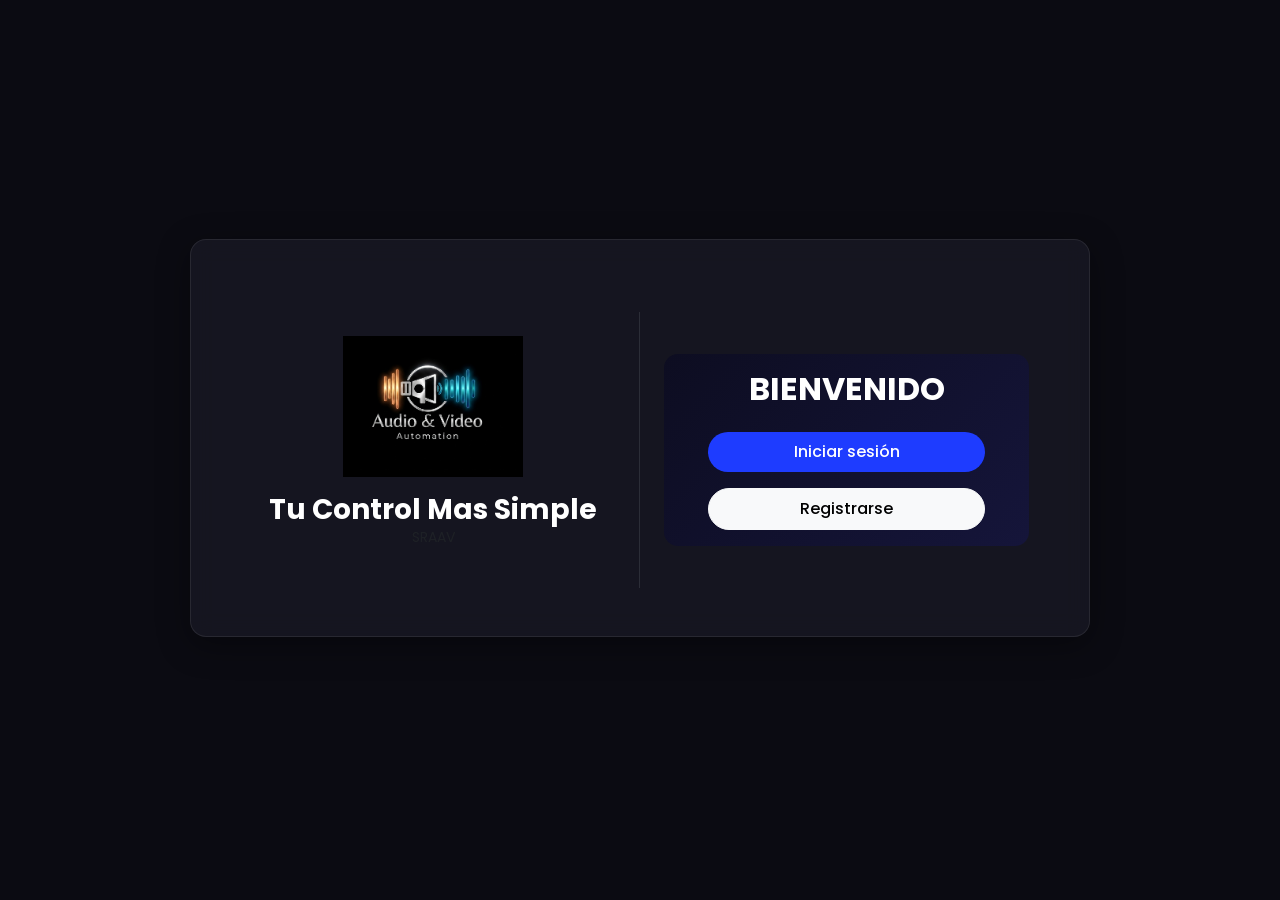
<file: index.html>
<!DOCTYPE html>
<html lang="es">
<head>
    <meta charset="UTF-8">
    <meta name="viewport" content="width=device-width, initial-scale=1.0">
    <title>SRAAV - Bienvenido</title>
    <link href="https://cdn.jsdelivr.net/npm/bootstrap@5.3.0/dist/css/bootstrap.min.css" rel="stylesheet">
    <link rel="stylesheet" href="https://cdnjs.cloudflare.com/ajax/libs/font-awesome/6.4.0/css/all.min.css">
    <link rel="stylesheet" href="css/style.css">
</head>
<body class="d-flex align-items-center justify-content-center">
<div class="container text-center animate-fade" style="max-width: 900px;">
    <div class="row glass-card p-5 align-items-center g-4">
        <div class="col-md-6 border-end border-secondary border-opacity-25 pe-md-4">
            <div class="py-4">
                <img src="assets/img/logo automatizacion.png" alt="SRAAV Logo" class="img-fluid mb-3"
                    style="max-width: 180px; height: auto;">
                <h3 class="fw-bold tracking-wide mb-0">Tu Control Mas Simple</h3>
                <p class="text-muted small">SRAAV</p>
            </div>
            </div>
            <div class="col-md-6 ps-md-4">
                <div class="p-3" style="background: linear-gradient(135deg, #0d0d21 0%, #15153a 100%); border-radius: 14px;">
                    <h2 class="fw-bold mb-4">BIENVENIDO</h2>
                    <div class="d-grid gap-3 col-10 mx-auto">
                        <a href="login.html" class="btn btn-blue py-2">Iniciar sesión</a>
                        <button class="btn btn-light rounded-pill py-2 fw-medium">Registrarse</button>
                    </div>
                </div>
            </div>
        </div>
    </div>

    <script src="js/app.js"></script>
</body>
</html>
</file>
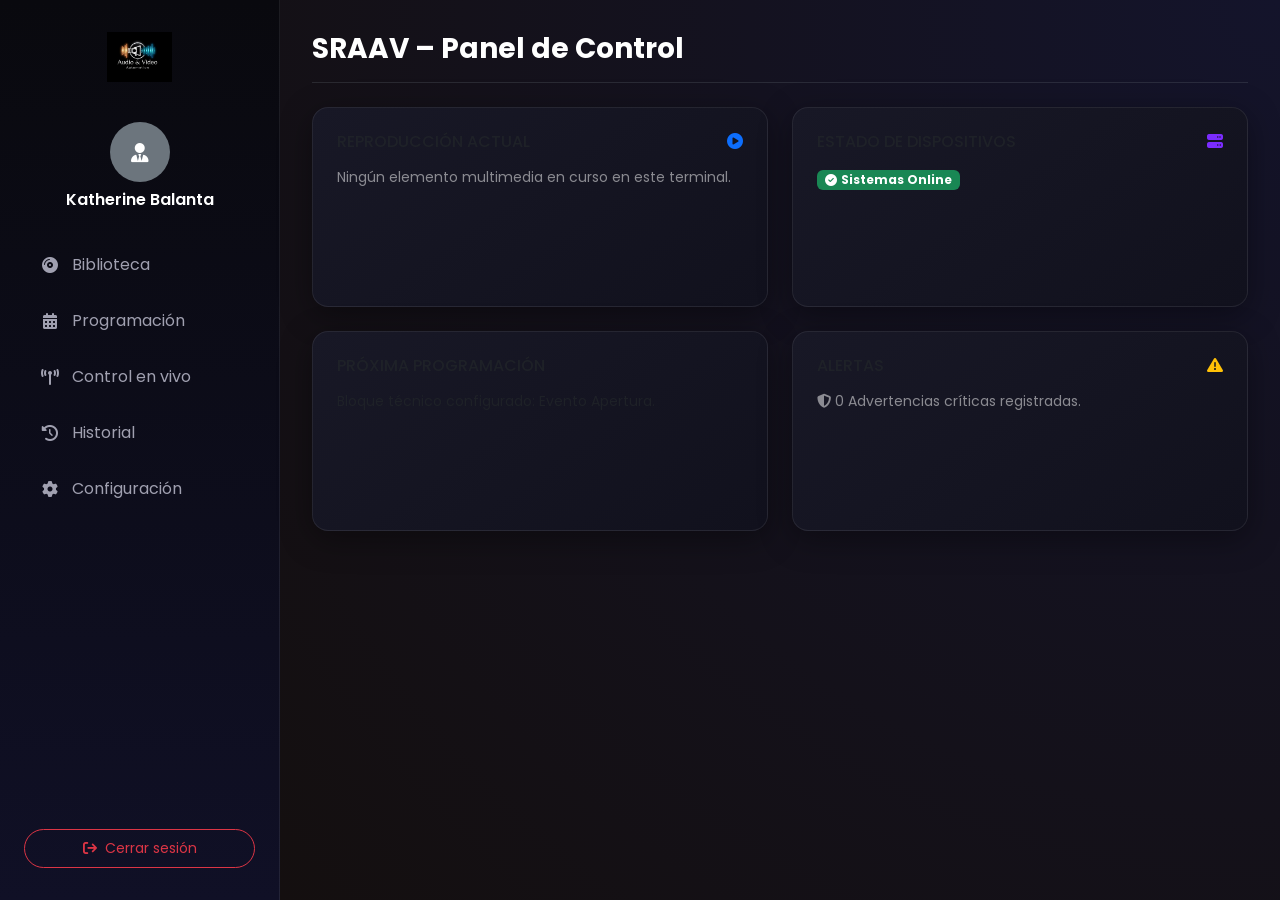
<file: dashboard.html>
<!DOCTYPE html>
<html lang="es">
<head>
    <meta charset="UTF-8">
    <meta name="viewport" content="width=device-width, initial-scale=1.0">
    <title>SRAAV - Dashboard</title>
    <link href="https://cdn.jsdelivr.net/npm/bootstrap@5.3.0/dist/css/bootstrap.min.css" rel="stylesheet">
    <link rel="stylesheet" href="https://cdnjs.cloudflare.com/ajax/libs/font-awesome/6.4.0/css/all.min.css">
    <link rel="stylesheet" href="css/style.css">
</head>
<body>

    <div class="app-container">
        <aside class="sidebar">
            <div>
                <div class="text-center mb-4">
                    <img src="assets/img/logo automatizacion.png" alt="SRAAV" class="img-fluid px-3 mb-3"
                        style="max-height: 50px; object-fit: contain;">
                </div>
        
                <div class="text-center mb-4">
                    <div class="bg-secondary rounded-circle mx-auto mb-2 d-flex align-items-center justify-content-center"
                        style="width: 60px; height: 60px;">
                        <i class="fa-solid fa-user-tie fa-lg text-white"></i>
                    </div>
                    <h6 class="mb-0 fw-semibold text-white">Katherine Balanta</h6>
                </div>
                
                <ul class="nav-menu">
                    <li class="nav-item"><a href="biblioteca.html"><i class="fa-solid fa-compact-disc"></i>Biblioteca</a></li>
                    <li class="nav-item"><a href="programacion.html"><i class="fa-solid fa-calendar-days"></i>Programación</a></li>
                    <li class="nav-item"><a href="control.html"><i class="fa-solid fa-tower-broadcast"></i>Control en vivo</a></li>
                    <li class="nav-item"><a href="perfil.html"><i class="fa-solid fa-clock-rotate-left"></i>Historial</a></li>
                    <li class="nav-item"><a href="#"><i class="fa-solid fa-gear"></i>Configuración</a></li>
                </ul>
            </div>
            <div>
                <a href="index.html" class="btn btn-outline-danger w-100 rounded-pill py-2 btn-sm"><i class="fa-solid fa-arrow-right-from-bracket me-2"></i>Cerrar sesión</a>
            </div>
        </aside>

        <main class="main-content animate-fade">
            <header class="mb-4">
                <h3 class="fw-bold tracking-wide">SRAAV – Panel de Control</h3>
                <hr class="border-secondary opacity-25">
            </header>

            <div class="row g-4">
                <div class="col-md-6">
                    <div class="glass-card p-4" style="min-height: 200px; background: linear-gradient(145deg, #181826 0%, #11111d 100%);">
                        <div class="d-flex justify-content-between align-items-center mb-3">
                            <h6 class="text-muted fw-medium text-uppercase mb-0">Reproducción Actual</h6>
                            <i class="fa-solid fa-circle-play text-primary"></i>
                        </div>
                        <p class="text-white-50 small">Ningún elemento multimedia en curso en este terminal.</p>
                    </div>
                </div>
                
                <div class="col-md-6">
                    <div class="glass-card p-4" style="min-height: 200px; background: linear-gradient(145deg, #181826 0%, #11111d 100%);">
                        <div class="d-flex justify-content-between align-items-center mb-3">
                            <h6 class="text-muted fw-medium text-uppercase mb-0">Estado de Dispositivos</h6>
                            <i class="fa-solid fa-server text-purple" style="color:var(--primary-purple)"></i>
                        </div>
                        <span class="badge bg-success px-2 py-1"><i class="fa-solid fa-check-circle me-1"></i>Sistemas Online</span>
                    </div>
                </div>

                <div class="col-md-6">
                    <div class="glass-card p-4" style="min-height: 200px; background: linear-gradient(145deg, #181826 0%, #11111d 100%);">
                        <div class="d-flex justify-content-between align-items-center mb-3">
                            <h6 class="text-muted fw-medium text-uppercase mb-0">Próxima Programación</h6>
                            <i class="fa-solid fa-forward-list text-info"></i>
                        </div>
                        <p class="text-muted small">Bloque técnico configurado: Evento Apertura.</p>
                    </div>
                </div>

                <div class="col-md-6">
                    <div class="glass-card p-4" style="min-height: 200px; background: linear-gradient(145deg, #181826 0%, #11111d 100%);">
                        <div class="d-flex justify-content-between align-items-center mb-3">
                            <h6 class="text-muted fw-medium text-uppercase mb-0">Alertas</h6>
                            <i class="fa-solid fa-triangle-exclamation text-warning"></i>
                        </div>
                        <p class="text-white-50 small text-success"><i class="fa-solid fa-shield-halved me-1"></i>0 Advertencias críticas registradas.</p>
                    </div>
                </div>
            </div>
        </main>
    </div>

</body>
</html>
</file>
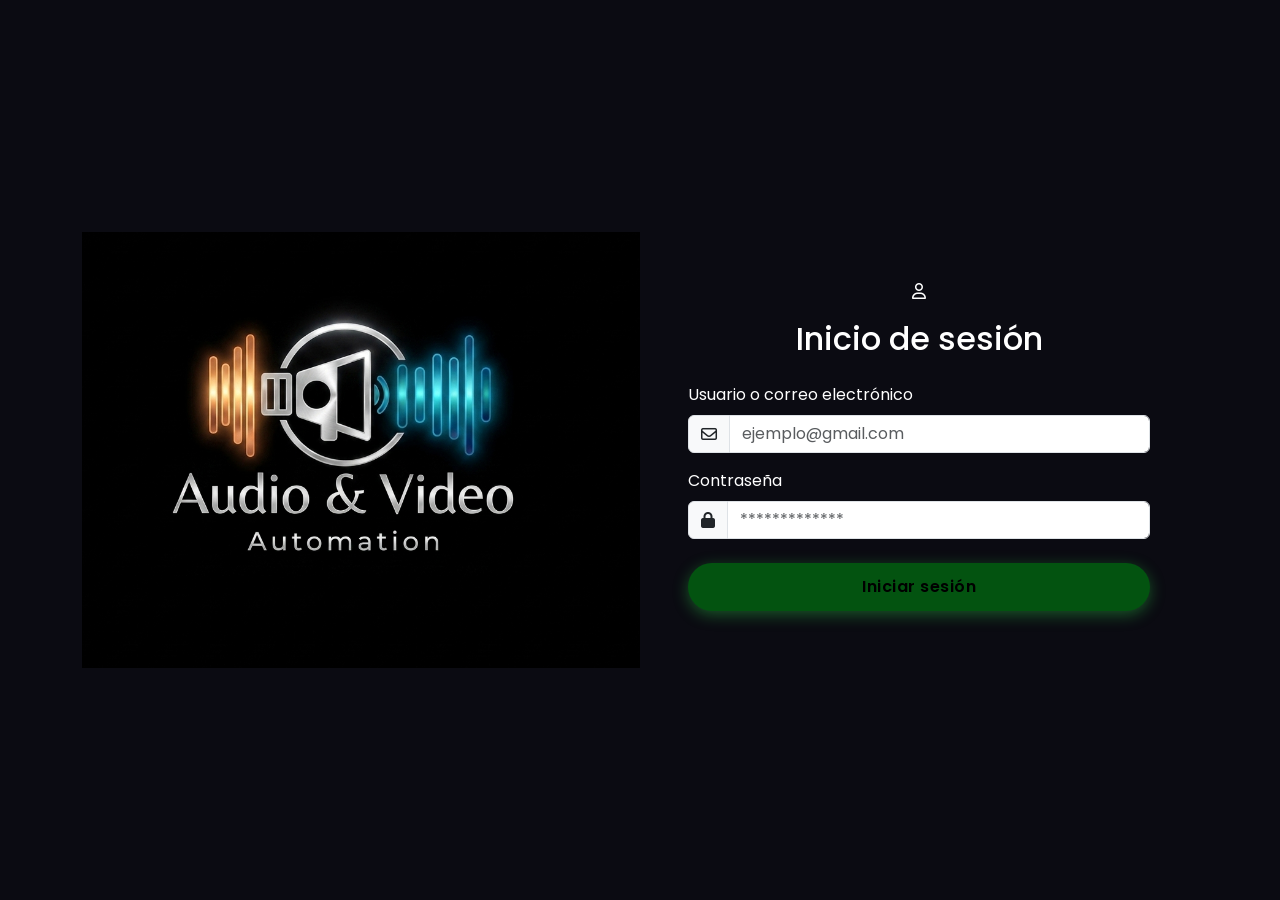
<file: login.html>
<!DOCTYPE html>
<html lang="es">
<head>
    <meta charset="UTF-8">
    <meta name="viewport" content="width=device-width, initial-scale=1.0">
    <title>SRAAV - Login Profesional</title>
    <link href="https://cdn.jsdelivr.net/npm/bootstrap@5.3.0/dist/css/bootstrap.min.css" rel="stylesheet">
    <link href="https://fonts.googleapis.com/css2?family=Poppins:wght@300;400;600&display=swap" rel="stylesheet">
    <link rel="stylesheet" href="https://cdnjs.cloudflare.com/ajax/libs/font-awesome/6.4.0/css/all.min.css">
    <link rel="stylesheet" href="css/style.css">
</head>
<body class="login-page">

    <div class="container d-flex justify-content-center align-items-center vh-100">
        <div class="login-card-container animate-fade">
            <div class="row g-0">
                <div class="col-md-6 d-flex align-items-center justify-content-center bg-black-side">
                    <div class="logo-wrapper">
                        <img src="assets/img/logo automatizacion.png" alt="SRAAV Logo" class="img-fluid main-logo">
                    </div>
                </div>

                <div class="col-md-6 bg-blue-side p-5 text-center">
                    <div class="user-icon-container mb-3">
                        <div class="user-icon-circle">
                            <i class="fa-regular fa-user"></i>
                        </div>
                    </div>
                    
                    <h2 class="login-title mb-4">Inicio de sesión</h2>
                    
                    <form action="dashboard.html">
                        <div class="mb-3 text-start">
                            <label class="form-label label-login">Usuario o correo electrónico</label>
                            <div class="input-group">
                                <span class="input-group-text"><i class="fa-regular fa-envelope"></i></span>
                                <input type="text" class="form-control input-login" placeholder="ejemplo@gmail.com">
                            </div>
                        </div>

                        <div class="mb-4 text-start">
                            <label class="form-label label-login">Contraseña</label>
                            <div class="input-group">
                                <span class="input-group-text"><i class="fa-solid fa-lock"></i></span>
                                <input type="password" class="form-control input-login" placeholder="*************">
                            </div>
                        </div>

                        <div class="d-grid mt-4">
                            <button type="submit" class="btn btn-login-green">Iniciar sesión</button>
                        </div>
                    </form>
                </div>
            </div>
        </div>
    </div>

</body>
</html>
</file>
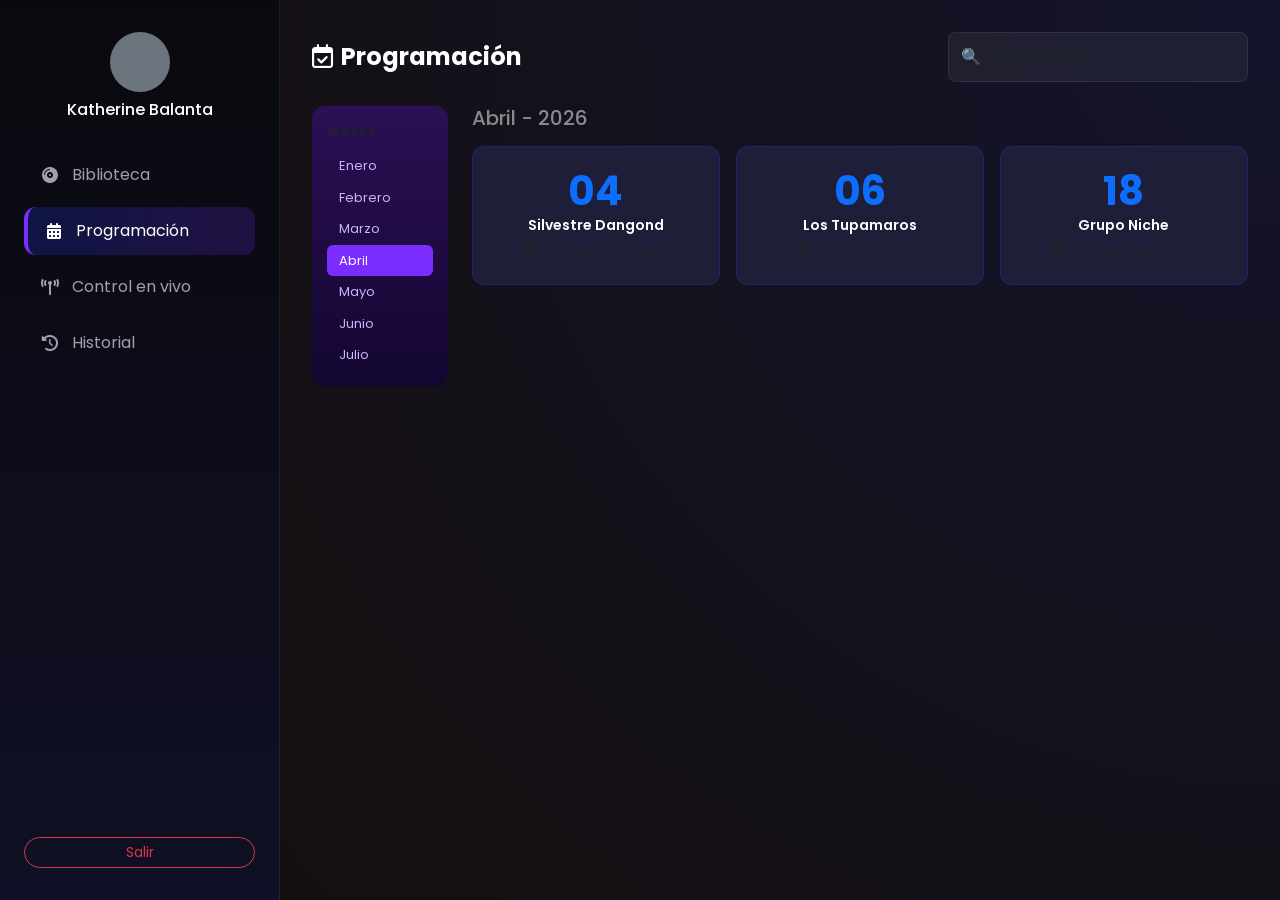
<file: programacion.html>
<!DOCTYPE html>
<html lang="es">
<head>
    <meta charset="UTF-8">
    <meta name="viewport" content="width=device-width, initial-scale=1.0">
    <title>SRAAV - Programación</title>
    <link href="https://cdn.jsdelivr.net/npm/bootstrap@5.3.0/dist/css/bootstrap.min.css" rel="stylesheet">
    <link rel="stylesheet" href="https://cdnjs.cloudflare.com/ajax/libs/font-awesome/6.4.0/css/all.min.css">
    <link rel="stylesheet" href="css/style.css">
    <style>
        .month-sidebar {
            background: linear-gradient(180deg, #2b1055 0%, #130630 100%);
            border-radius: 12px;
            padding: 15px;
        }
        .month-link {
            display: block;
            color: #cbb4f9;
            padding: 6px 12px;
            text-decoration: none;
            font-size: 13px;
            border-radius: 6px;
        }
        .month-link.active, .month-link:hover {
            background: var(--primary-purple);
            color: #fff;
        }
        .event-card {
            background: #1e1e38;
            border: 1px solid rgba(30, 60, 255, 0.25);
            border-radius: 12px;
            padding: 20px;
            text-align: center;
        }
    </style>
</head>
<body>

    <div class="app-container">
        <aside class="sidebar">
            <div>
                <div class="text-center mb-4">
                    <div class="bg-secondary rounded-circle mx-auto mb-2" style="width:60px; height:60px;"></div>
                    <h6 class="text-white mb-0">Katherine Balanta</h6>
                </div>
                <ul class="nav-menu">
                    <li class="nav-item"><a href="biblioteca.html"><i class="fa-solid fa-compact-disc"></i>Biblioteca</a></li>
                    <li class="nav-item active"><a href="programacion.html"><i class="fa-solid fa-calendar-days"></i>Programación</a></li>
                    <li class="nav-item"><a href="control.html"><i class="fa-solid fa-tower-broadcast"></i>Control en vivo</a></li>
                    <li class="nav-item"><a href="perfil.html"><i class="fa-solid fa-clock-rotate-left"></i>Historial</a></li>
                </ul>
            </div>
            <a href="index.html" class="btn btn-outline-danger rounded-pill btn-sm">Salir</a>
        </aside>

        <main class="main-content animate-fade">
            <div class="d-flex justify-content-between align-items-center mb-4">
                <h4 class="fw-bold mb-0"><i class="fa-regular fa-calendar-check me-2 text-purple"></i>Programación</h4>
                <div style="width: 300px;">
                    <input type="text" class="form-control form-control-custom" placeholder="🔍 Buscar evento...">
                </div>
            </div>

            <div class="row g-4">
                <div class="col-md-2">
                    <div class="month-sidebar">
                        <span class="text-muted d-block small mb-2 uppercase fw-bold">Meses</span>
                        <a href="#" class="month-link">Enero</a>
                        <a href="#" class="month-link">Febrero</a>
                        <a href="#" class="month-link">Marzo</a>
                        <a href="#" class="month-link active">Abril</a>
                        <a href="#" class="month-link">Mayo</a>
                        <a href="#" class="month-link">Junio</a>
                        <a href="#" class="month-link">Julio</a>
                    </div>
                </div>

                <div class="col-md-10">
                    <h5 class="mb-3 text-white-50">Abril - 2026</h5>
                    <div class="row g-3">
                        <div class="col-md-4">
                            <div class="event-card">
                                <h1 class="fw-bold text-primary mb-0">04</h1>
                                <p class="mb-1 small fw-semibold">Silvestre Dangond</p>
                                <span class="text-muted extra-small d-block"><i class="fa-solid fa-location-dot me-1"></i>Parque Principal</span>
                            </div>
                        </div>
                        <div class="col-md-4">
                            <div class="event-card">
                                <h1 class="fw-bold text-primary mb-0">06</h1>
                                <p class="mb-1 small fw-semibold">Los Tupamaros</p>
                                <span class="text-muted extra-small d-block"><i class="fa-solid fa-location-dot me-1"></i>Plaza Central</span>
                            </div>
                        </div>
                        <div class="col-md-4">
                            <div class="event-card">
                                <h1 class="fw-bold text-primary mb-0">18</h1>
                                <p class="mb-1 small fw-semibold">Grupo Niche</p>
                                <span class="text-muted extra-small d-block"><i class="fa-solid fa-location-dot me-1"></i>Estadio Regional</span>
                            </div>
                        </div>
                    </div>
                </div>
            </div>
        </main>
    </div>

</body>
</html>
</file>
<file: css/style.css>
/* ==========================================================================
   ESTILOS GENERALES Y VARIABLES (SRAAV)
   ========================================================================== */
@import url('https://fonts.googleapis.com/css2?family=Poppins:wght@300;400;500;600;700&display=swap');

:root {
    --bg-dark: #0b0b12;
    --bg-card: #1c1c28;
    --primary-blue: #1e3cff;
    --primary-purple: #7b2cff;
    --btn-green: #39d353;
    --text-white: #ffffff;
    --text-muted: #a0a0b0;
    --gradient-sidebar: linear-gradient(180deg, #09090e 0%, #101026 100%);
    --gradient-glow: linear-gradient(135deg, #1e3cff 0%, #7b2cff 100%);
    --glass-bg: rgba(28, 28, 40, 0.65);
    --glass-border: rgba(255, 255, 255, 0.08);
}

body {
    background-color: var(--bg-dark);
    color: var(--text-white);
    font-family: 'Poppins', sans-serif;
    min-height: 100vh;
    overflow-x: hidden;
}

/* Efectos Glassmorphism y Brillos */
.glass-card {
    background: var(--glass-bg);
    backdrop-filter: blur(12px);
    -webkit-backdrop-filter: blur(12px);
    border: 1px solid var(--glass-border);
    border-radius: 16px;
    box-shadow: 0 8px 32px 0 rgba(0, 0, 0, 0.37);
    transition: all 0.3s ease;
}

.glass-card:hover {
    box-shadow: 0 8px 32px 0 rgba(123, 44, 255, 0.2);
    border-color: rgba(123, 44, 255, 0.3);
    transform: translateY(-2px);
}

/* Botonera y UI de Control */
.btn-blue {
    background-color: var(--primary-blue);
    color: var(--text-white);
    border: none;
    border-radius: 20px;
    padding: 10px 24px;
    font-weight: 500;
    transition: all 0.3s ease;
}

.btn-blue:hover {
    background-color: #0022ff;
    box-shadow: 0 0 15px rgba(30, 60, 255, 0.5);
    color: var(--text-white);
}

.btn-purple {
    background-color: var(--primary-purple);
    color: var(--text-white);
    border: none;
    border-radius: 20px;
    padding: 10px 24px;
    transition: all 0.3s ease;
}

.btn-purple:hover {
    background-color: #6219e0;
    box-shadow: 0 0 15px rgba(123, 44, 255, 0.5);
    color: var(--text-white);
}
/* ==========================================================================
   BOTÓN VERDE ESTILO SRAAV (FOTO DE REFERENCIA)
   ========================================================================== */
.btn-login-green {
    background-color: #035310 !important; /* El verde brillante exacto */
    color: #000000 !important;             /* Texto negro para alto contraste */
    font-weight: 600 !important;           /* Texto en negrita */
    font-size: 16px;
    border: none !important;
    border-radius: 50px !important;        /* Hace el botón completamente ovalado */
    padding: 12px 30px;
    letter-spacing: 0.5px;
    transition: all 0.3s ease-in-out;
    box-shadow: 0 4px 15px rgba(44, 189, 68, 0.418); /* Pequeño brillo verde abajo */
}

/* Efecto cuando pasas el mouse por encima */
.btn-login-green:hover {
    background-color: #2eb443 !important; /* Un verde un poco más oscuro al presionar */
    box-shadow: 0 6px 20px rgba(15, 58, 22, 0.6); /* El brillo se intensifica */
    transform: translateY(-1px); /* Sutil efecto de elevación */
    color: #000000 !important;
}

.btn-green {
    background-color: var(--btn-green);
    color: #023d1c;
    border: none;
    font-weight: 600;
    border-radius: 8px;
    padding: 8px 20px;
    transition: all 0.3s ease;
}

.btn-green:hover {
    background-color: #2eb443;
    box-shadow: 0 0 12px rgba(57, 211, 83, 0.6);
}

/* Layout con Sidebar Fijo */
.app-container {
    display: flex;
    min-height: 100vh;
}

.sidebar {
    width: 280px;
    background: var(--gradient-sidebar);
    border-right: 1px solid var(--glass-border);
    padding: 2rem 1.5rem;
    display: flex;
    flex-direction: column;
    justify-content: space-between;
    flex-shrink: 0;
}

.main-content {
    flex-grow: 1;
    padding: 2rem;
    background: radial-gradient(circle at top right, #14142b, #140f0f);
}

/* Estilos de Menú de Navegación Lateral */
.nav-menu {
    list-style: none;
    padding: 0;
    margin-top: 2rem;
}

.nav-item a {
    display: flex;
    align-items: center;
    color: var(--text-muted);
    text-decoration: none;
    padding: 12px 16px;
    margin-bottom: 8px;
    border-radius: 12px;
    transition: all 0.3s ease;
}

.nav-item a i {
    margin-right: 12px;
    width: 20px;
    text-align: center;
}

.nav-item.active a, .nav-item a:hover {
    background: linear-gradient(90deg, rgba(30,60,255,0.2) 0%, rgba(123,44,255,0.2) 100%);
    color: var(--text-white);
    border-left: 4px solid var(--primary-purple);
}

/* Inputs con estilo oscuro */
.form-control-custom {
    background: rgba(255, 255, 255, 0.05);
    border: 1px solid var(--glass-border);
    color: var(--text-white);
    border-radius: 8px;
    padding: 12px;
    transition: all 0.3s;
}

.form-control-custom:focus {
    background: rgba(255, 255, 255, 0.08);
    border-color: var(--primary-blue);
    box-shadow: 0 0 8px rgba(30, 60, 255, 0.3);
    color: var(--text-white);
    outline: none;
}

/* Animación sutil de entrada general */
@keyframes fadeIn {
    from { opacity: 0; transform: translateY(10px); }
    to { opacity: 1; transform: translateY(0); }
}

.animate-fade {
    animation: fadeIn 0.4s ease-out forwards;
}
</file>
